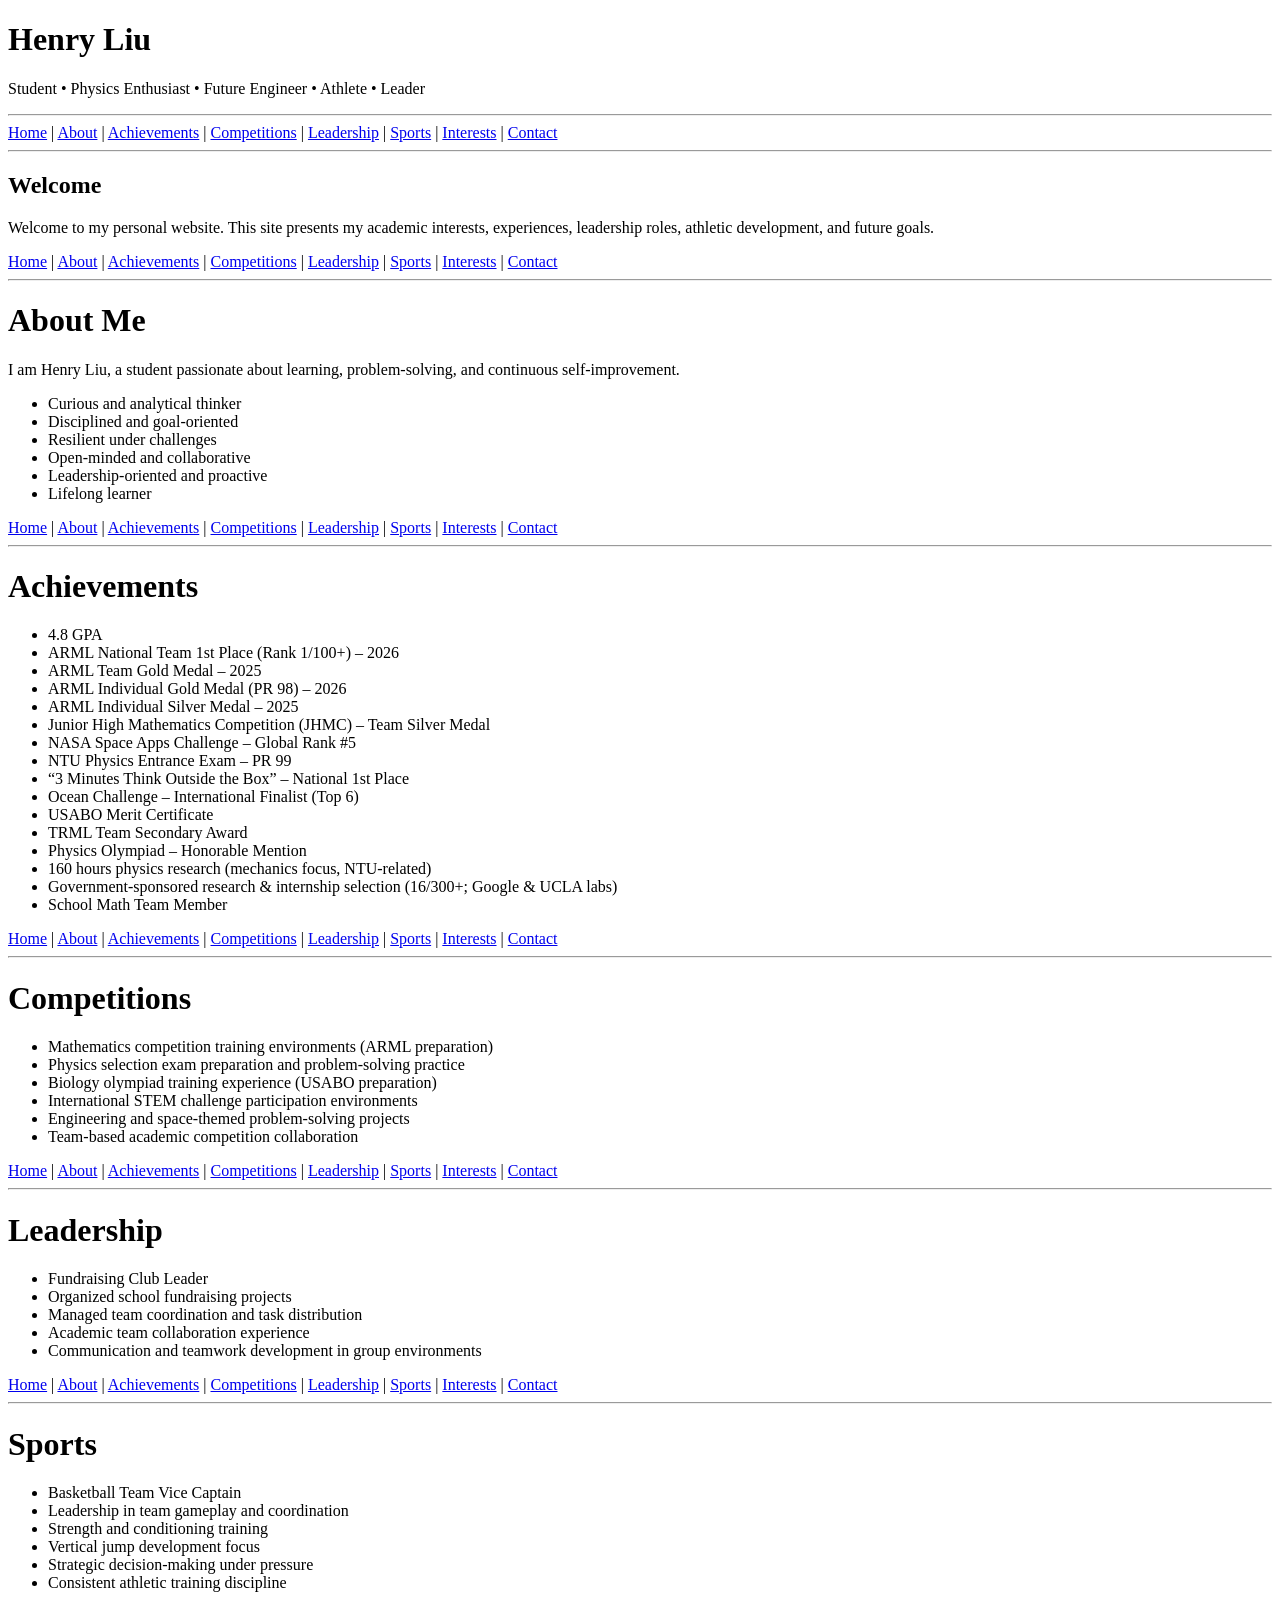
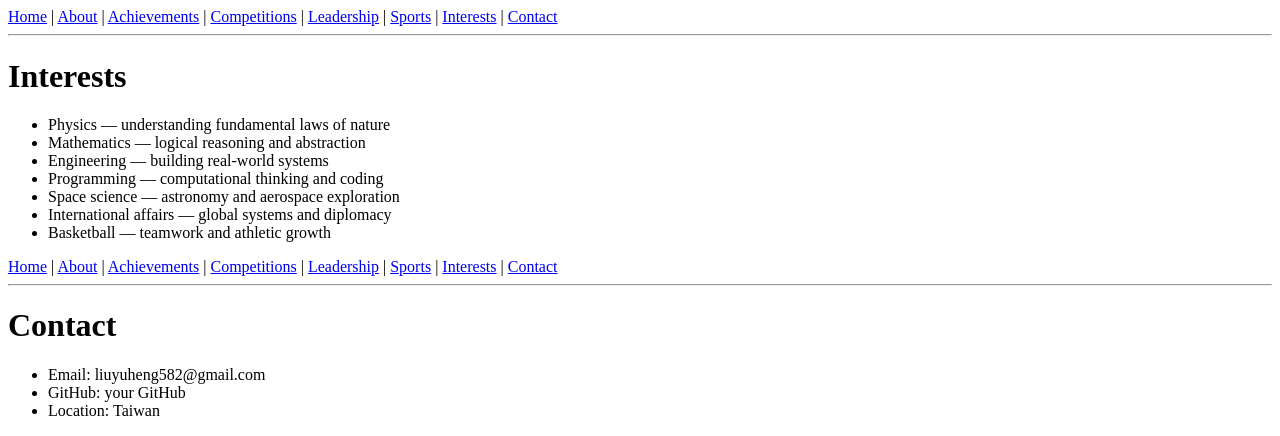
<file: 02.html>
<!DOCTYPE html>
<html>
<head>
    <title>Henry Liu | Portfolio</title>
</head>

<body>

<h1>Henry Liu</h1>

<p>
Student • Physics Enthusiast • Future Engineer • Athlete • Leader
</p>

<hr>

<a href="index.html">Home</a> |
<a href="about.html">About</a> |
<a href="achievements.html">Achievements</a> |
<a href="competitions.html">Competitions</a> |
<a href="leadership.html">Leadership</a> |
<a href="sports.html">Sports</a> |
<a href="interests.html">Interests</a> |
<a href="contact.html">Contact</a>

<hr>

<h2>Welcome</h2>

<p>
Welcome to my personal website. This site presents my academic interests, experiences, leadership roles, athletic development, and future goals.
</p>

</body>
</html>


<!DOCTYPE html>
<html>
<head>
    <title>About Me</title>
</head>

<body>

<a href="index.html">Home</a> |
<a href="about.html">About</a> |
<a href="achievements.html">Achievements</a> |
<a href="competitions.html">Competitions</a> |
<a href="leadership.html">Leadership</a> |
<a href="sports.html">Sports</a> |
<a href="interests.html">Interests</a> |
<a href="contact.html">Contact</a>

<hr>

<h1>About Me</h1>

<p>
I am Henry Liu, a student passionate about learning, problem-solving, and continuous self-improvement.
</p>

<ul>
    <li>Curious and analytical thinker</li>
    <li>Disciplined and goal-oriented</li>
    <li>Resilient under challenges</li>
    <li>Open-minded and collaborative</li>
    <li>Leadership-oriented and proactive</li>
    <li>Lifelong learner</li>
</ul>

</body>
</html>

<!DOCTYPE html>
<html>
<head>
    <title>Achievements</title>
</head>

<body>

<a href="index.html">Home</a> |
<a href="about.html">About</a> |
<a href="achievements.html">Achievements</a> |
<a href="competitions.html">Competitions</a> |
<a href="leadership.html">Leadership</a> |
<a href="sports.html">Sports</a> |
<a href="interests.html">Interests</a> |
<a href="contact.html">Contact</a>

<hr>

<h1>Achievements</h1>

<ul>
    <li>4.8 GPA</li>
    <li>ARML National Team 1st Place (Rank 1/100+) – 2026</li>
    <li>ARML Team Gold Medal – 2025</li>
    <li>ARML Individual Gold Medal (PR 98) – 2026</li>
    <li>ARML Individual Silver Medal – 2025</li>
    <li>Junior High Mathematics Competition (JHMC) – Team Silver Medal</li>
    <li>NASA Space Apps Challenge – Global Rank #5</li>
    <li>NTU Physics Entrance Exam – PR 99</li>
    <li>“3 Minutes Think Outside the Box” – National 1st Place</li>
    <li>Ocean Challenge – International Finalist (Top 6)</li>
    <li>USABO Merit Certificate</li>
    <li>TRML Team Secondary Award</li>
    <li>Physics Olympiad – Honorable Mention</li>
    <li>160 hours physics research (mechanics focus, NTU-related)</li>
    <li>Government-sponsored research & internship selection (16/300+; Google & UCLA labs)</li>
    <li>School Math Team Member</li>
</ul>

</body>
</html>


<!DOCTYPE html>
<html>
<head>
    <title>Competitions</title>
</head>

<body>

<a href="index.html">Home</a> |
<a href="about.html">About</a> |
<a href="achievements.html">Achievements</a> |
<a href="competitions.html">Competitions</a> |
<a href="leadership.html">Leadership</a> |
<a href="sports.html">Sports</a> |
<a href="interests.html">Interests</a> |
<a href="contact.html">Contact</a>

<hr>

<h1>Competitions</h1>

<ul>
    <li>Mathematics competition training environments (ARML preparation)</li>
    <li>Physics selection exam preparation and problem-solving practice</li>
    <li>Biology olympiad training experience (USABO preparation)</li>
    <li>International STEM challenge participation environments</li>
    <li>Engineering and space-themed problem-solving projects</li>
    <li>Team-based academic competition collaboration</li>
</ul>

</body>
</html>



<!DOCTYPE html>
<html>
<head>
    <title>Leadership</title>
</head>

<body>

<a href="index.html">Home</a> |
<a href="about.html">About</a> |
<a href="achievements.html">Achievements</a> |
<a href="competitions.html">Competitions</a> |
<a href="leadership.html">Leadership</a> |
<a href="sports.html">Sports</a> |
<a href="interests.html">Interests</a> |
<a href="contact.html">Contact</a>

<hr>

<h1>Leadership</h1>

<ul>
    <li>Fundraising Club Leader</li>
    <li>Organized school fundraising projects</li>
    <li>Managed team coordination and task distribution</li>
    <li>Academic team collaboration experience</li>
    <li>Communication and teamwork development in group environments</li>
</ul>

</body>
</html>




<!DOCTYPE html>
<html>
<head>
    <title>Sports</title>
</head>

<body>

<a href="index.html">Home</a> |
<a href="about.html">About</a> |
<a href="achievements.html">Achievements</a> |
<a href="competitions.html">Competitions</a> |
<a href="leadership.html">Leadership</a> |
<a href="sports.html">Sports</a> |
<a href="interests.html">Interests</a> |
<a href="contact.html">Contact</a>

<hr>

<h1>Sports</h1>

<ul>
    <li>Basketball Team Vice Captain</li>
    <li>Leadership in team gameplay and coordination</li>
    <li>Strength and conditioning training</li>
    <li>Vertical jump development focus</li>
    <li>Strategic decision-making under pressure</li>
    <li>Consistent athletic training discipline</li>
</ul>

</body>
</html>




<!DOCTYPE html>
<html>
<head>
    <title>Interests</title>
</head>

<body>

<a href="index.html">Home</a> |
<a href="about.html">About</a> |
<a href="achievements.html">Achievements</a> |
<a href="competitions.html">Competitions</a> |
<a href="leadership.html">Leadership</a> |
<a href="sports.html">Sports</a> |
<a href="interests.html">Interests</a> |
<a href="contact.html">Contact</a>

<hr>

<h1>Interests</h1>

<ul>
    <li>Physics — understanding fundamental laws of nature</li>
    <li>Mathematics — logical reasoning and abstraction</li>
    <li>Engineering — building real-world systems</li>
    <li>Programming — computational thinking and coding</li>
    <li>Space science — astronomy and aerospace exploration</li>
    <li>International affairs — global systems and diplomacy</li>
    <li>Basketball — teamwork and athletic growth</li>
</ul>

</body>
</html>



<!DOCTYPE html>
<html>
<head>
    <title>Contact</title>
</head>

<body>

<a href="index.html">Home</a> |
<a href="about.html">About</a> |
<a href="achievements.html">Achievements</a> |
<a href="competitions.html">Competitions</a> |
<a href="leadership.html">Leadership</a> |
<a href="sports.html">Sports</a> |
<a href="interests.html">Interests</a> |
<a href="contact.html">Contact</a>

<hr>

<h1>Contact</h1>

<ul>
    <li>Email: liuyuheng582@gmail.com</li>
    <li>GitHub: your GitHub</li>
    <li>Location: Taiwan</li>
</ul>

</body>
</html>
</file>
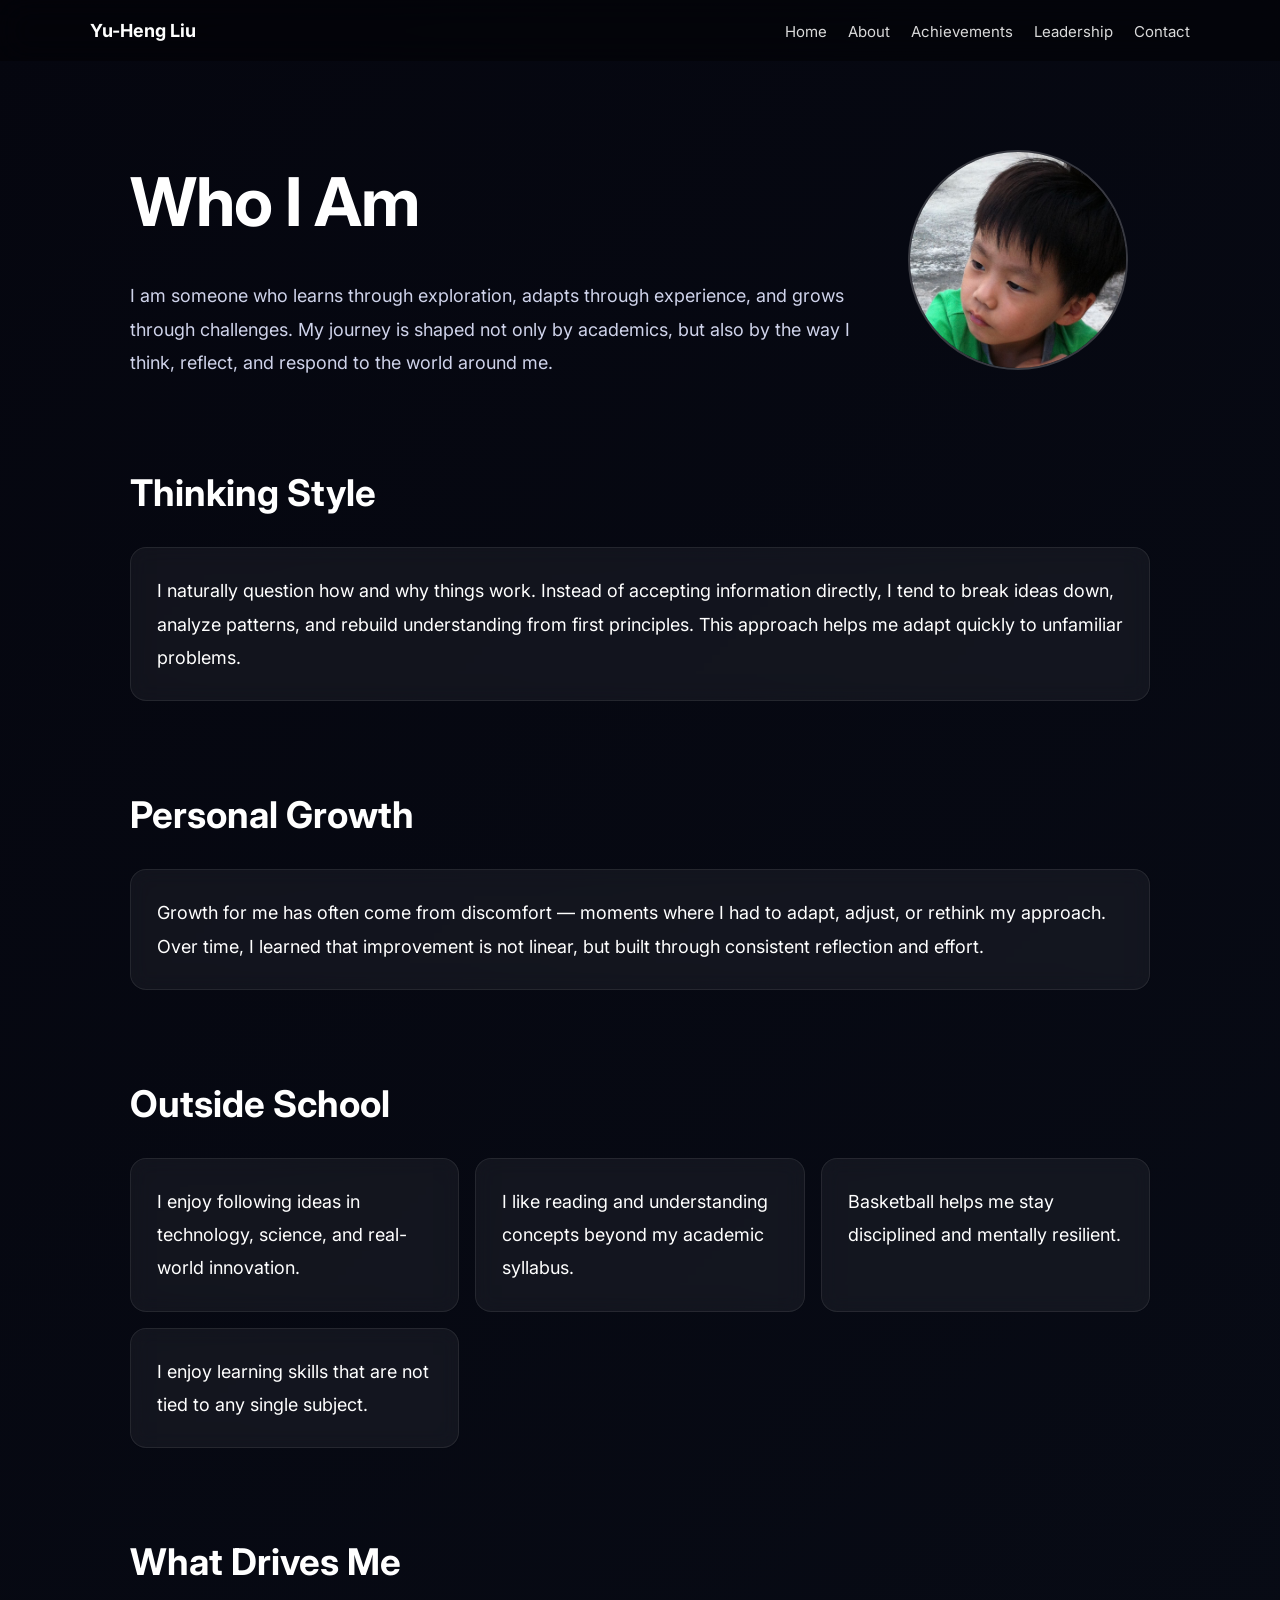
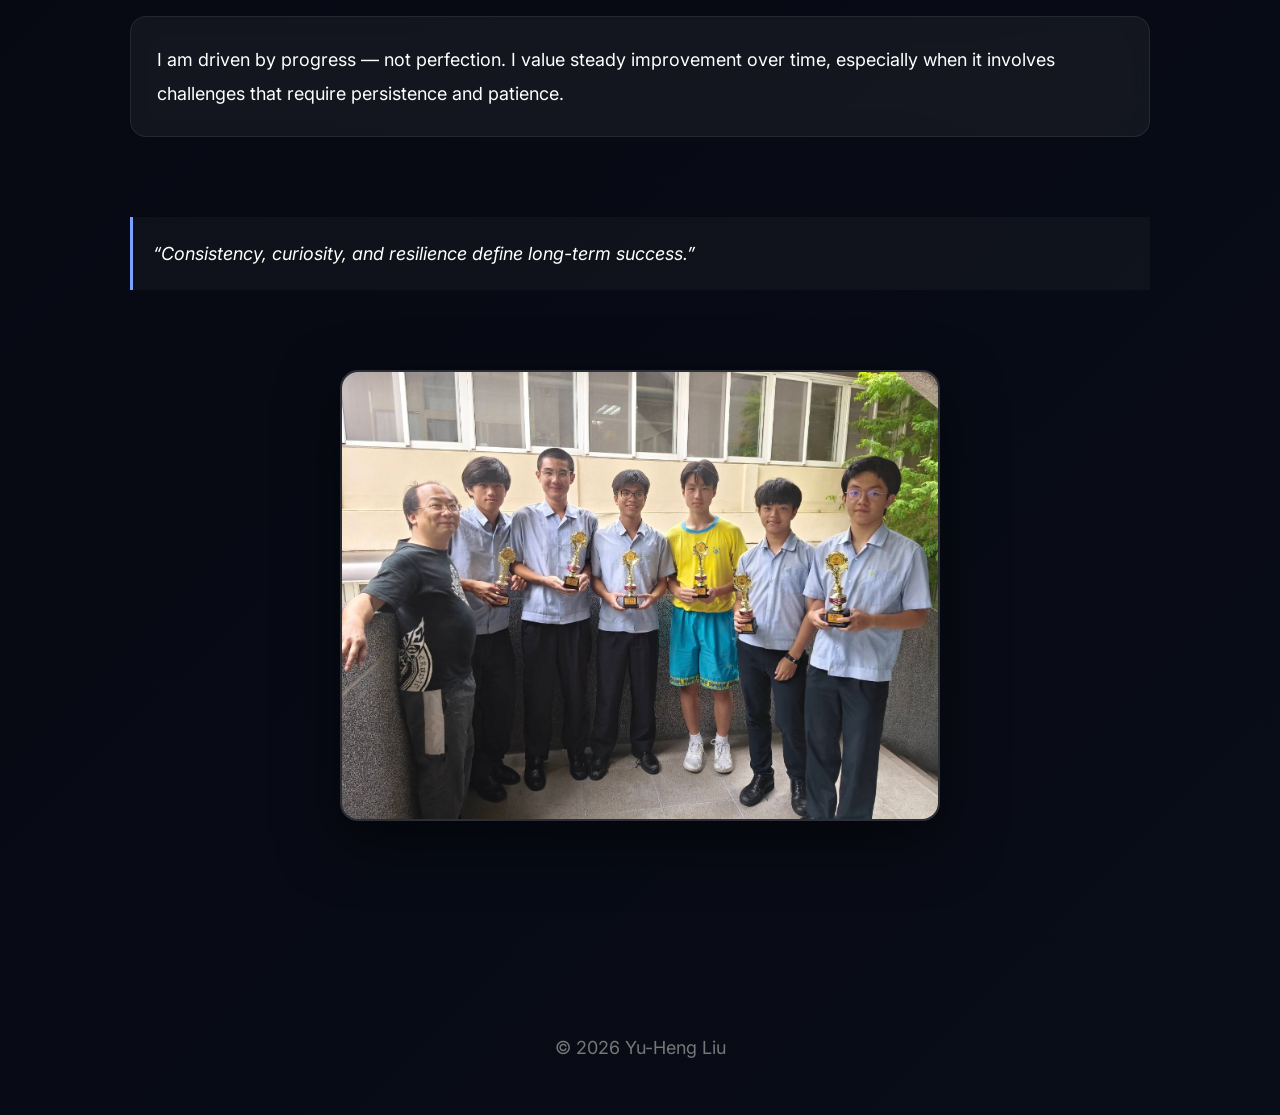
<file: about.html>
<!DOCTYPE html>
<html lang="en">
<head>
<meta charset="UTF-8">
<meta name="viewport" content="width=device-width, initial-scale=1.0">
<title>About | Yu-Heng Liu</title>

<link href="https://fonts.googleapis.com/css2?family=Inter:wght@300;400;500;600;700&display=swap" rel="stylesheet">

<style>
*{
    margin:0;
    padding:0;
    box-sizing:border-box;
    font-family:'Inter', sans-serif;
}

body{
    color:white;
    line-height:1.85;
    font-size:18px;
    overflow-x:hidden;

    /* same animated background */
    background: linear-gradient(-45deg,#05060f,#0b1020,#0a0f1a,#05060f);
    background-size:400% 400%;
    animation: gradientMove 18s ease infinite;
}

@keyframes gradientMove{
    0%{background-position:0% 50%}
    50%{background-position:100% 50%}
    100%{background-position:0% 50%}
}

/* NAV */
nav{
    position:fixed;
    top:0;
    width:100%;
    display:flex;
    justify-content:space-between;
    padding:14px 7%;
    background:rgba(0,0,0,0.4);
    backdrop-filter:blur(16px);
    z-index:1000;
}

nav a{
    color:white;
    text-decoration:none;
    margin-left:16px;
    font-size:15px;
    opacity:0.85;
}

nav a:hover{
    color:#7aa2ff;
    opacity:1;
}

/* CONTAINER */
.container{
    padding:140px 7% 80px;
    max-width:1200px;
    margin:auto;
}

/* HERO */
.hero{
    display:grid;
    grid-template-columns:1.5fr 0.5fr;
    gap:50px;
    align-items:center;
    margin-bottom:80px;
}

.hero h1{
    font-size:4.2rem;
    letter-spacing:-1px;
}

.hero p{
    color:#cfd3ea;
    margin-top:15px;
}

/* PROFILE IMAGE */
.hero img{
    width:220px;
    height:220px;
    border-radius:50%;
    object-fit:cover;
    border:2px solid rgba(255,255,255,0.2);
}

/* SECTIONS */
section{
    margin-bottom:80px;
    opacity:0;
    transform:translateY(30px);
    transition:0.8s ease;
}

section.show{
    opacity:1;
    transform:translateY(0);
}

h2{
    font-size:2.3rem;
    margin-bottom:20px;
}

/* CARDS */
.card{
    background:rgba(255,255,255,0.05);
    border:1px solid rgba(255,255,255,0.08);
    border-radius:16px;
    padding:26px;
    backdrop-filter:blur(10px);
}

/* GRID */
.grid{
    display:grid;
    grid-template-columns:repeat(auto-fit,minmax(260px,1fr));
    gap:16px;
}

/* QUOTE */
.quote{
    border-left:3px solid #7aa2ff;
    padding:20px;
    font-style:italic;
    background:rgba(255,255,255,0.03);
}

/* FOOTER */
footer{
    text-align:center;
    color:#777;
    padding:50px;
}
</style>
</head>

<body>

<nav>
    <div><b>Yu-Heng Liu</b></div>
    <div>
        <a href="index.html">Home</a>
        <a href="about.html">About</a>
        <a href="achievements.html">Achievements</a>
        <a href="leadership.html">Leadership</a>
        <a href="contact.html">Contact</a>
    </div>
</nav>

<div class="container">

    <!-- HERO -->
    <div class="hero">
        <div>
            <h1>Who I Am</h1>
            <p>
                I am someone who learns through exploration, adapts through experience,
                and grows through challenges. My journey is shaped not only by academics,
                but also by the way I think, reflect, and respond to the world around me.
            </p>
        </div>

        <img src="me.jpg">
    </div>

    <!-- SECTION 1 -->
    <section>
        <h2>Thinking Style</h2>
        <div class="card">
            I naturally question how and why things work. Instead of accepting information directly,
            I tend to break ideas down, analyze patterns, and rebuild understanding from first principles.
            This approach helps me adapt quickly to unfamiliar problems.
        </div>
    </section>

    <!-- SECTION 2 -->
    <section>
        <h2>Personal Growth</h2>
        <div class="card">
            Growth for me has often come from discomfort — moments where I had to adapt, adjust,
            or rethink my approach. Over time, I learned that improvement is not linear,
            but built through consistent reflection and effort.
        </div>
    </section>

    <!-- SECTION 3 -->
    <section>
        <h2>Outside School</h2>

        <div class="grid">
            <div class="card">
                I enjoy following ideas in technology, science, and real-world innovation.
            </div>

            <div class="card">
                I like reading and understanding concepts beyond my academic syllabus.
            </div>

            <div class="card">
                Basketball helps me stay disciplined and mentally resilient.
            </div>

            <div class="card">
                I enjoy learning skills that are not tied to any single subject.
            </div>
        </div>
    </section>

    <!-- SECTION 4 -->
    <section>
        <h2>What Drives Me</h2>
        <div class="card">
            I am driven by progress — not perfection. I value steady improvement over time,
            especially when it involves challenges that require persistence and patience.
        </div>
    </section>

    <!-- QUOTE -->
    <section>
        <div class="quote">
            “Consistency, curiosity, and resilience define long-term success.”
        </div>
    </section>

    <!-- ✅ ONLY ADDITION: FINAL IMAGE -->
    <section>
        <img src="my.jpg" style="width:100%;max-width:600px;display:block;margin:0 auto;border-radius:18px;border:2px solid rgba(255,255,255,0.15);box-shadow:0 20px 60px rgba(0,0,0,0.5);">
    </section>

</div>

<footer>
    © 2026 Yu-Heng Liu
</footer>

<script>
const sections=document.querySelectorAll("section");

const observer=new IntersectionObserver(entries=>{
    entries.forEach(e=>{
        if(e.isIntersecting){
            e.target.classList.add("show");
        }
    });
});

sections.forEach(s=>observer.observe(s));
</script>

</body>
</html>
</file>
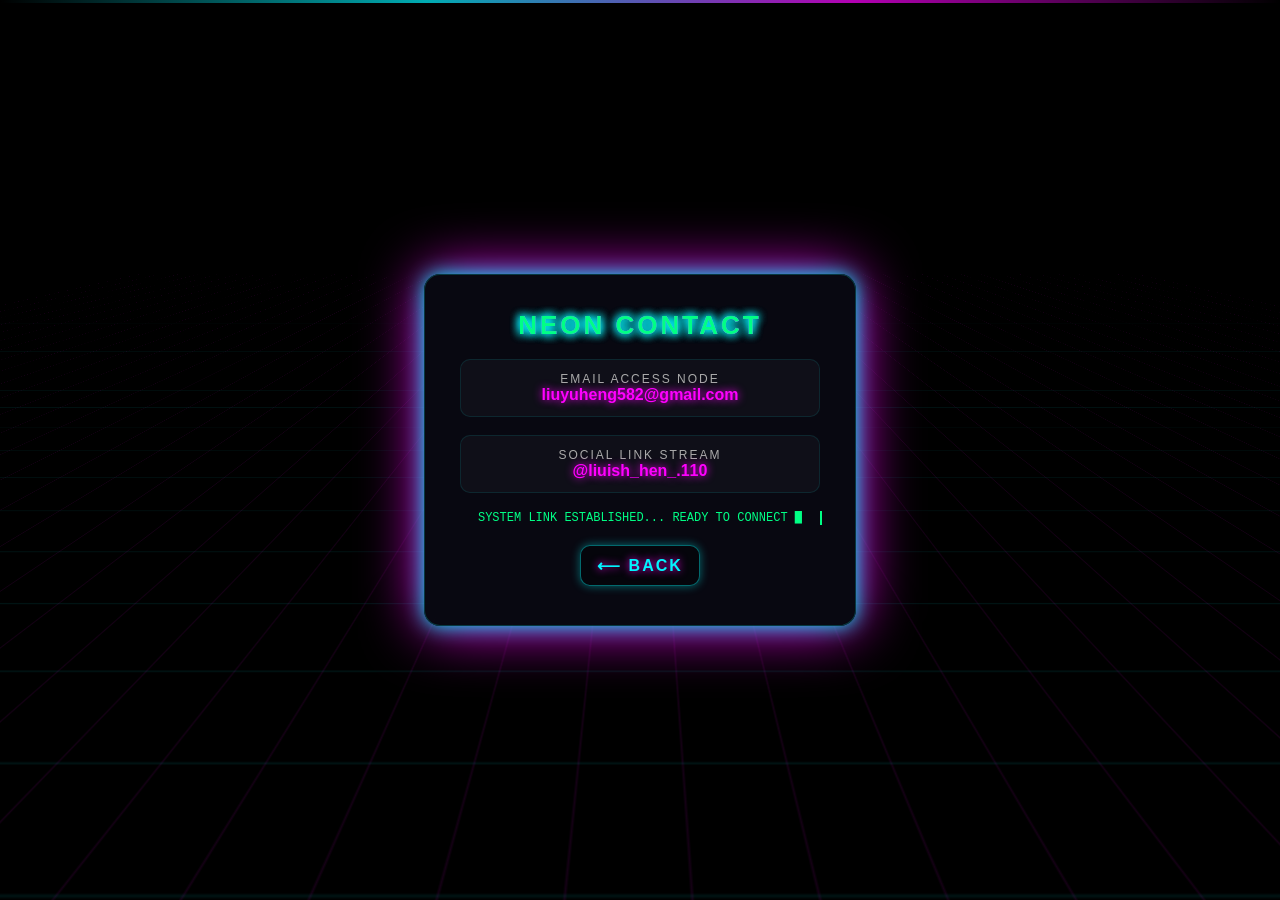
<file: contact.html>
<!DOCTYPE html>
<html lang="en">
<head>
<meta charset="UTF-8">
<meta name="viewport" content="width=device-width, initial-scale=1.0">
<title>NEON CONTACT // SYSTEM LINK</title>

<style>
  body {
    margin: 0;
    height: 100vh;
    overflow: hidden;
    display: flex;
    justify-content: center;
    align-items: center;
    background: black;
    font-family: Arial, sans-serif;
    color: white;
  }

  /* Cyber grid background */
  body::before {
    content: "";
    position: absolute;
    width: 200%;
    height: 200%;
    background-image:
      linear-gradient(rgba(0,255,255,0.08) 1px, transparent 1px),
      linear-gradient(90deg, rgba(255,0,255,0.08) 1px, transparent 1px);
    background-size: 50px 50px;
    transform: perspective(500px) rotateX(60deg);
    animation: gridMove 10s linear infinite;
    top: -50%;
    left: -50%;
  }

  @keyframes gridMove {
    from { transform: perspective(500px) rotateX(60deg) translateY(0); }
    to { transform: perspective(500px) rotateX(60deg) translateY(50px); }
  }

  /* scanning line */
  body::after {
    content: "";
    position: absolute;
    width: 100%;
    height: 3px;
    background: linear-gradient(90deg, transparent, #00f5ff, #ff00ff, transparent);
    top: 0;
    animation: scan 4s linear infinite;
    opacity: 0.7;
  }

  @keyframes scan {
    0% { top: 0%; }
    100% { top: 100%; }
  }

  /* CARD */
  .card {
    position: relative;
    z-index: 10;
    width: 360px;
    padding: 35px;
    border-radius: 16px;
    background: rgba(10, 10, 20, 0.85);
    border: 1px solid rgba(0,255,255,0.2);
    box-shadow: 0 0 20px #00f5ff, 0 0 60px #ff00ff;
    backdrop-filter: blur(12px);
    text-align: center;
  }

  /* glitch title */
  .glitch {
    font-size: 26px;
    font-weight: bold;
    position: relative;
    color: #00f5ff;
    text-transform: uppercase;
    letter-spacing: 3px;
    text-shadow: 0 0 10px #00f5ff;
  }

  .glitch::before,
  .glitch::after {
    content: "NEON CONTACT";
    position: absolute;
    left: 0;
    top: 0;
    width: 100%;
  }

  .glitch::before {
    color: #ff00ff;
    animation: g1 2s infinite linear alternate-reverse;
  }

  .glitch::after {
    color: #00ff85;
    animation: g2 2s infinite linear alternate-reverse;
  }

  @keyframes g1 {
    0% { transform: translate(0); }
    25% { transform: translate(-2px, 2px); }
    50% { transform: translate(2px, -2px); }
    75% { transform: translate(-3px, 1px); }
    100% { transform: translate(0); }
  }

  @keyframes g2 {
    0% { transform: translate(0); }
    25% { transform: translate(2px, -2px); }
    50% { transform: translate(-2px, 2px); }
    75% { transform: translate(3px, -1px); }
    100% { transform: translate(0); }
  }

  /* items */
  .item {
    margin: 18px 0;
    padding: 12px;
    border-radius: 10px;
    background: rgba(255,255,255,0.03);
    border: 1px solid rgba(0,255,255,0.1);
    transition: 0.3s;
  }

  .item:hover {
    transform: scale(1.05);
    box-shadow: 0 0 15px #00f5ff, 0 0 25px #ff00ff;
  }

  .label {
    font-size: 12px;
    color: #aaa;
    letter-spacing: 2px;
  }

  a {
    color: #ff00ff;
    text-decoration: none;
    font-weight: bold;
    text-shadow: 0 0 8px #ff00ff;
  }

  a:hover {
    color: #00ff85;
    text-shadow: 0 0 12px #00ff85;
  }

  /* terminal text */
  .terminal {
    margin-top: 15px;
    font-size: 12px;
    color: #00ff85;
    font-family: monospace;
    overflow: hidden;
    white-space: nowrap;
    border-right: 2px solid #00ff85;
    width: 0;
    animation: typing 4s steps(40) forwards, blink 0.8s infinite;
  }

  @keyframes typing {
    from { width: 0; }
    to { width: 100%; }
  }

  @keyframes blink {
    50% { border-color: transparent; }
  }

  /* BACK BUTTON */
  .back-btn {
    display: inline-block;
    margin-top: 20px;
    padding: 10px 16px;
    border-radius: 10px;
    text-decoration: none;
    color: #00f5ff;
    font-weight: bold;
    letter-spacing: 2px;
    border: 1px solid rgba(0,255,255,0.4);
    background: rgba(0,0,0,0.3);
    box-shadow: 0 0 10px rgba(0,255,255,0.4);
    transition: 0.3s ease;
    position: relative;
    overflow: hidden;
  }

  .back-btn:hover {
    transform: scale(1.1);
    color: #ff00ff;
    border-color: #ff00ff;
    box-shadow: 0 0 15px #ff00ff, 0 0 30px #00f5ff;
  }

  .back-btn::before {
    content: "⟵ BACK";
    position: absolute;
    left: 0;
    top: 0;
    width: 100%;
    color: #ff00ff;
    opacity: 0;
  }

  .back-btn:hover::before {
    opacity: 1;
    animation: glitchBack 0.3s infinite;
  }

  @keyframes glitchBack {
    0% { transform: translate(2px, 0); }
    50% { transform: translate(-2px, 1px); }
    100% { transform: translate(0, 0); }
  }

</style>
</head>

<body>

<div class="card">
  <div class="glitch">NEON CONTACT</div>

  <div class="item">
    <div class="label">EMAIL ACCESS NODE</div>
    <a href="mailto:liuyuheng582@gmail.com">liuyuheng582@gmail.com</a>
  </div>

  <div class="item">
    <div class="label">SOCIAL LINK STREAM</div>
    <a href="https://instagram.com/liuish_hen_.110" target="_blank">@liuish_hen_.110</a>
  </div>

  <div class="terminal">
    SYSTEM LINK ESTABLISHED... READY TO CONNECT █
  </div>

  <a href="index.html" class="back-btn">⟵ BACK</a>
</div>

</body>
</html>
</file>
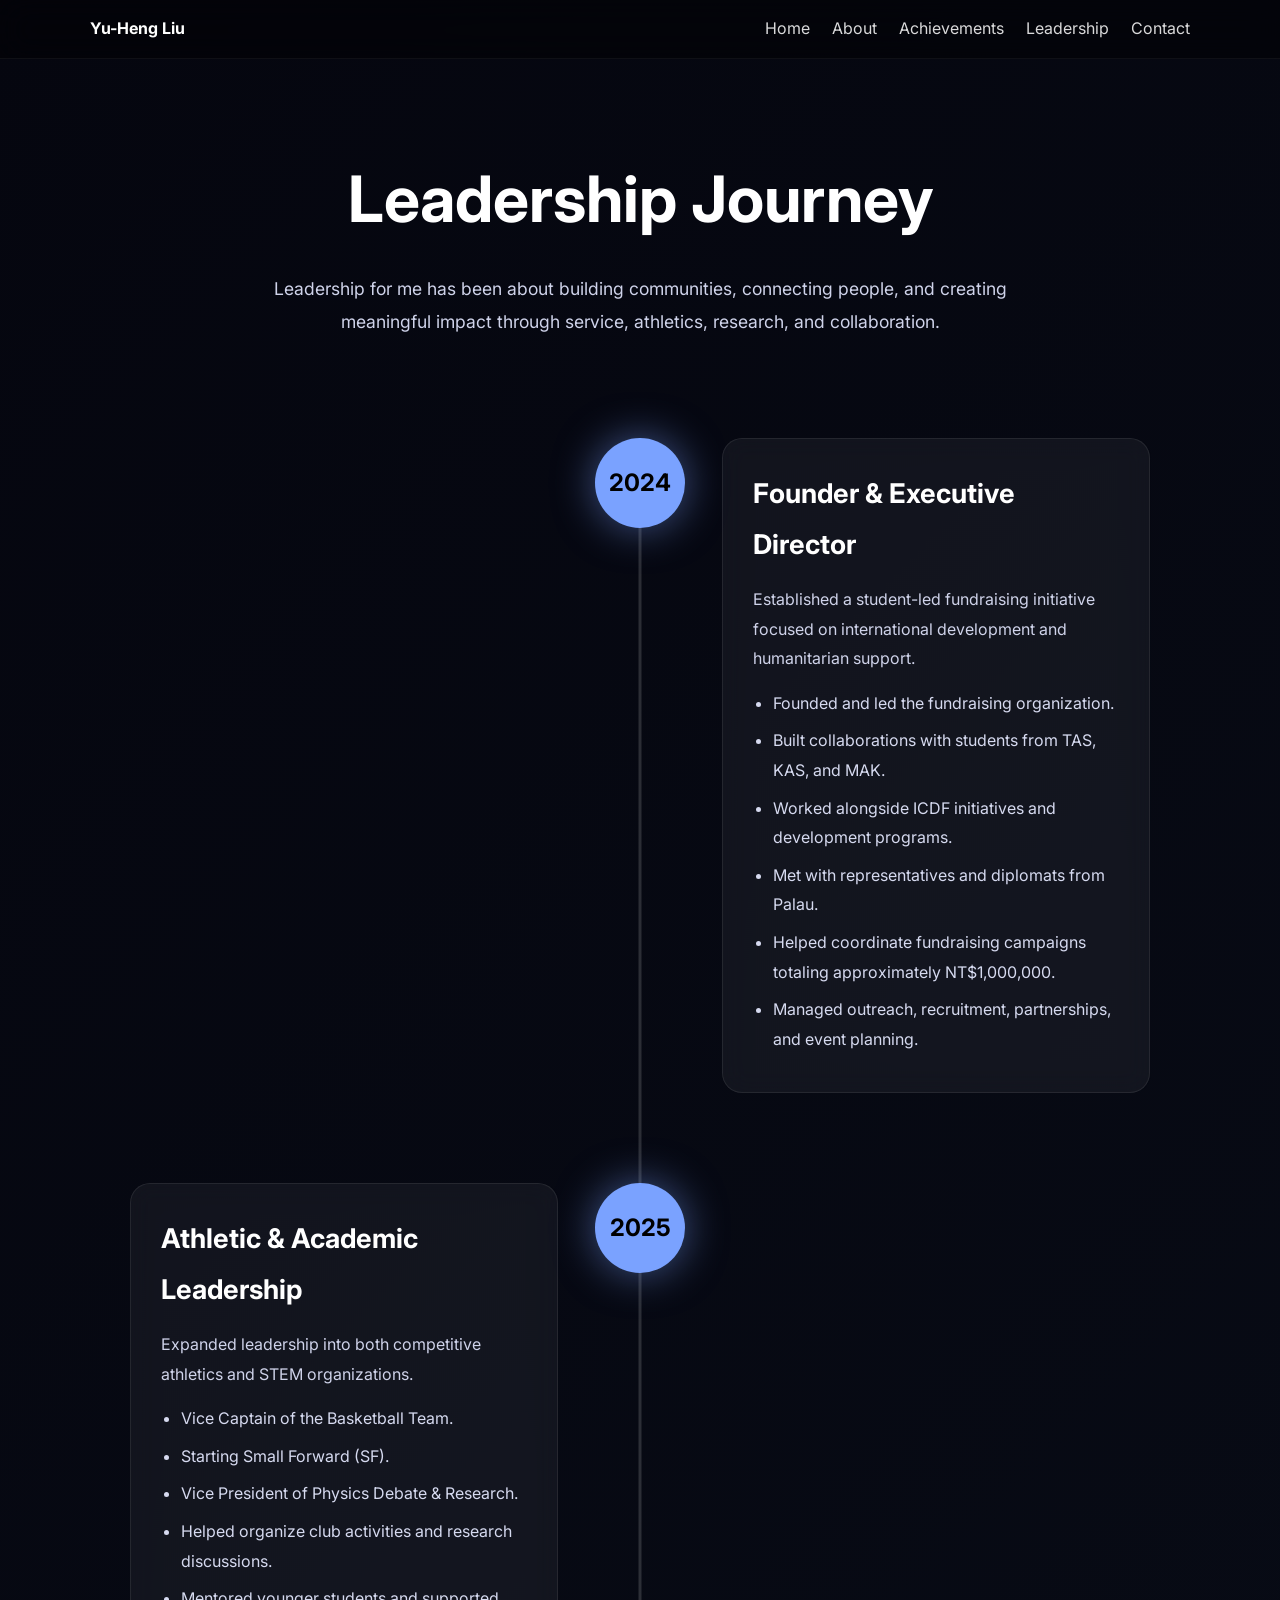
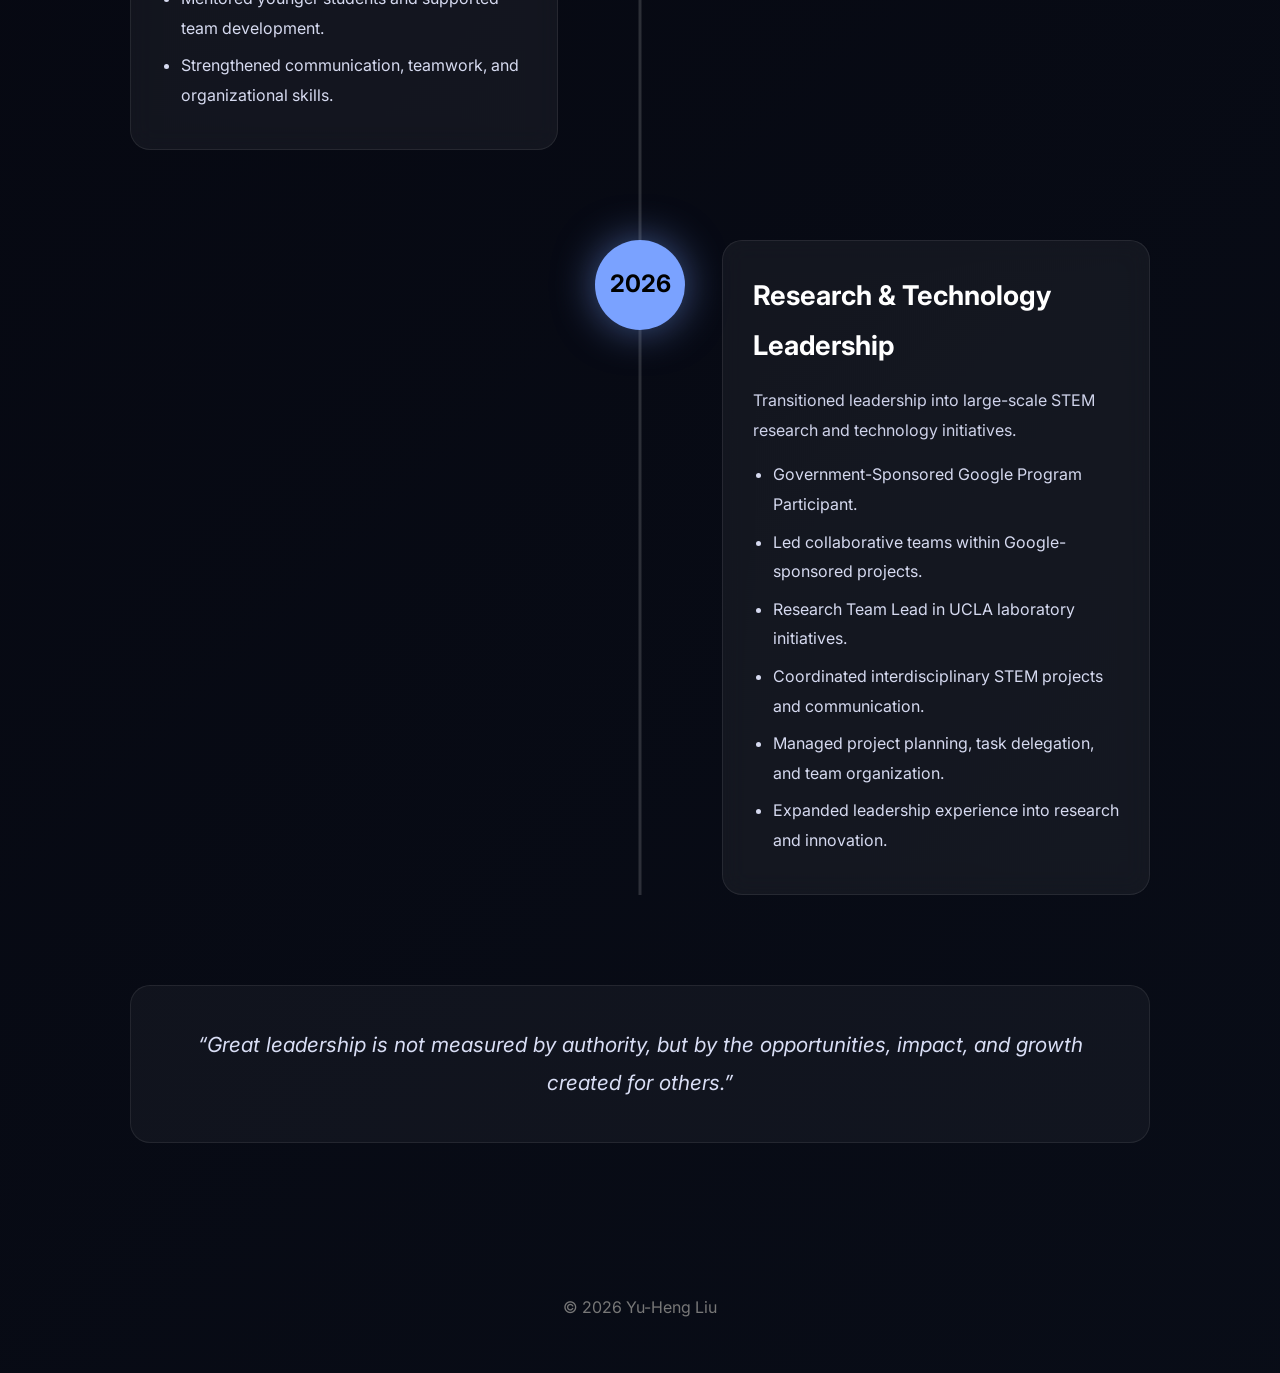
<file: leadership.html>
<!DOCTYPE html>
<html lang="en">
<head>
<meta charset="UTF-8">
<meta name="viewport" content="width=device-width, initial-scale=1.0">
<title>Leadership | Yu-Heng Liu</title>

<link href="https://fonts.googleapis.com/css2?family=Inter:wght@300;400;500;600;700&display=swap" rel="stylesheet">

<style>
*{
    margin:0;
    padding:0;
    box-sizing:border-box;
    font-family:'Inter',sans-serif;
}

body{
    color:white;
    overflow-x:hidden;
    line-height:1.85;

    background:linear-gradient(-45deg,#05060f,#0b1020,#0a0f1a,#05060f);
    background-size:400% 400%;
    animation:gradientMove 18s ease infinite;
}

@keyframes gradientMove{
    0%{background-position:0% 50%;}
    50%{background-position:100% 50%;}
    100%{background-position:0% 50%;}
}

/* NAVIGATION */

nav{
    position:fixed;
    top:0;
    width:100%;
    display:flex;
    justify-content:space-between;
    align-items:center;
    padding:14px 7%;
    background:rgba(0,0,0,0.4);
    backdrop-filter:blur(16px);
    z-index:1000;
    border-bottom:1px solid rgba(255,255,255,0.05);
}

nav a{
    color:white;
    text-decoration:none;
    margin-left:18px;
    opacity:.85;
    transition:.25s;
}

nav a:hover{
    color:#7aa2ff;
    opacity:1;
}

/* CONTAINER */

.container{
    max-width:1200px;
    margin:auto;
    padding:140px 7% 100px;
}

/* HEADER */

.page-title{
    text-align:center;
    margin-bottom:100px;
}

.page-title h1{
    font-size:4rem;
    margin-bottom:15px;
}

.page-title p{
    color:#cfd3ea;
    font-size:1.1rem;
    max-width:800px;
    margin:auto;
}

/* TIMELINE */

.timeline{
    position:relative;
    max-width:1100px;
    margin:auto;
}

.timeline::before{
    content:"";
    position:absolute;
    left:50%;
    top:0;
    transform:translateX(-50%);
    width:3px;
    height:100%;
    background:rgba(255,255,255,0.15);
}

.timeline-item{
    position:relative;
    margin-bottom:90px;
}

.year{
    position:absolute;
    left:50%;
    transform:translate(-50%,0);
    width:90px;
    height:90px;
    border-radius:50%;
    background:#7aa2ff;
    color:black;
    font-size:24px;
    font-weight:700;
    display:flex;
    justify-content:center;
    align-items:center;
    box-shadow:0 0 40px rgba(122,162,255,.5);
    z-index:5;
}

.timeline-card{
    width:42%;
    background:rgba(255,255,255,0.05);
    border:1px solid rgba(255,255,255,0.08);
    backdrop-filter:blur(12px);
    border-radius:20px;
    padding:30px;
    transition:.3s;
}

.timeline-item:nth-child(odd) .timeline-card{
    margin-left:auto;
}

.timeline-item:nth-child(even) .timeline-card{
    margin-right:auto;
}

.timeline-card:hover{
    transform:translateY(-8px);
    background:rgba(255,255,255,0.08);
}

.timeline-card h3{
    font-size:1.7rem;
    margin-bottom:15px;
}

.timeline-card p{
    color:#cfd3ea;
    margin-bottom:15px;
}

.timeline-card ul{
    padding-left:20px;
}

.timeline-card li{
    margin-bottom:8px;
    color:#d6daf0;
}

/* QUOTE */

.quote{
    margin-top:80px;
    text-align:center;
    padding:40px;
    border-radius:20px;
    background:rgba(255,255,255,0.04);
    border:1px solid rgba(255,255,255,0.08);
    font-size:1.3rem;
    font-style:italic;
    color:#d9def5;
}

/* FOOTER */

footer{
    text-align:center;
    color:#777;
    padding:50px;
}

/* MOBILE */

@media(max-width:900px){

.timeline::before{
    left:25px;
}

.year{
    left:25px;
    width:65px;
    height:65px;
    font-size:18px;
}

.timeline-card{
    width:calc(100% - 100px);
    margin-left:90px !important;
}

.page-title h1{
    font-size:3rem;
}

}
</style>
</head>

<body>

<nav>
    <div><b>Yu-Heng Liu</b></div>

    <div>
        <a href="index.html">Home</a>
        <a href="about.html">About</a>
        <a href="achievements.html">Achievements</a>
        <a href="leadership.html">Leadership</a>
        <a href="contact.html">Contact</a>
    </div>
</nav>

<div class="container">

    <div class="page-title">
        <h1>Leadership Journey</h1>
        <p>
            Leadership for me has been about building communities,
            connecting people, and creating meaningful impact through
            service, athletics, research, and collaboration.
        </p>
    </div>

    <div class="timeline">

        <!-- 2024 -->

        <div class="timeline-item">

            <div class="year">2024</div>

            <div class="timeline-card">

                <h3>Founder & Executive Director</h3>

                <p>
                    Established a student-led fundraising initiative focused on
                    international development and humanitarian support.
                </p>

                <ul>
                    <li>Founded and led the fundraising organization.</li>
                    <li>Built collaborations with students from TAS, KAS, and MAK.</li>
                    <li>Worked alongside ICDF initiatives and development programs.</li>
                    <li>Met with representatives and diplomats from Palau.</li>
                    <li>Helped coordinate fundraising campaigns totaling approximately NT$1,000,000.</li>
                    <li>Managed outreach, recruitment, partnerships, and event planning.</li>
                </ul>

            </div>

        </div>

        <!-- 2025 -->

        <div class="timeline-item">

            <div class="year">2025</div>

            <div class="timeline-card">

                <h3>Athletic & Academic Leadership</h3>

                <p>
                    Expanded leadership into both competitive athletics and STEM organizations.
                </p>

                <ul>
                    <li>Vice Captain of the Basketball Team.</li>
                    <li>Starting Small Forward (SF).</li>
                    <li>Vice President of Physics Debate & Research.</li>
                    <li>Helped organize club activities and research discussions.</li>
                    <li>Mentored younger students and supported team development.</li>
                    <li>Strengthened communication, teamwork, and organizational skills.</li>
                </ul>

            </div>

        </div>

        <!-- 2026 -->

        <div class="timeline-item">

            <div class="year">2026</div>

            <div class="timeline-card">

                <h3>Research & Technology Leadership</h3>

                <p>
                    Transitioned leadership into large-scale STEM research
                    and technology initiatives.
                </p>

                <ul>
                    <li>Government-Sponsored Google Program Participant.</li>
                    <li>Led collaborative teams within Google-sponsored projects.</li>
                    <li>Research Team Lead in UCLA laboratory initiatives.</li>
                    <li>Coordinated interdisciplinary STEM projects and communication.</li>
                    <li>Managed project planning, task delegation, and team organization.</li>
                    <li>Expanded leadership experience into research and innovation.</li>
                </ul>

            </div>

        </div>

    </div>

    <div class="quote">
        “Great leadership is not measured by authority, but by the opportunities,
        impact, and growth created for others.”
    </div>

</div>

<footer>
    © 2026 Yu-Heng Liu
</footer>

</body>
</html>
</file>
